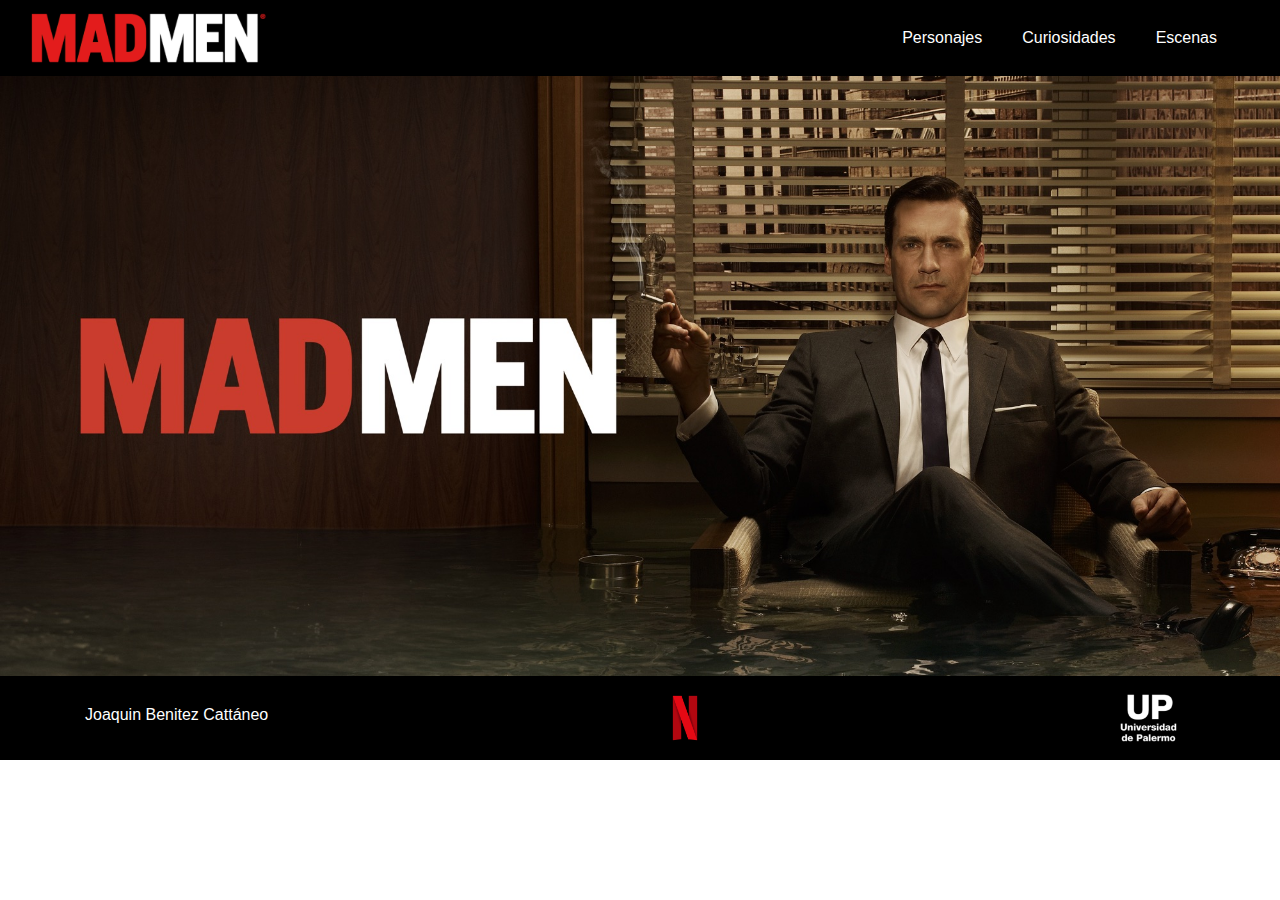
<file: index.html>
<!DOCTYPE html>
<html>
<head>
<title>MadMen</title>
<meta charset="UTF-8">
<meta name="viewport" content="width=device-width, initial-scale=1">
<link rel="stylesheet" href="./css/index.css">
<link rel="stylesheet" href="https://maxcdn.bootstrapcdn.com/bootstrap/4.5.0/css/bootstrap.min.css">
<script src="https://cdn.jsdelivr.net/npm/bootstrap@5.2.3/dist/js/bootstrap.bundle.min.js"></script>
</head>
<body>


<nav class="navbar navbar-expand-lg">
  <div class="container-fluid">
    <a class="navbar-brand" href="index.html"><img src="img/logo.png" alt="logo" class="logo-img"></a>
     <button class="navbar-toggler" type="button" data-bs-toggle="collapse" data-bs-target="#mynavbar">
       <span class="navbar-toggler-icon"></span>
     </button>
       <div class="collapse navbar-collapse" id="mynavbar">
        <ul class="navbar-nav me-auto">
          <li class="nav-item mr-4">
            <a class="nav-link" href="personajes.html">Personajes</a>
          </li>
          <li class="nav-item mr-4">
            <a class="nav-link" href="curiosidades.html">Curiosidades</a>
          </li>
          <li class="nav-item mr-4">
            <a class="nav-link" href="escenas.html">Escenas</a>
          </li>
        </ul>
      </div>
  </div>
</nav>
<section class="section"></section>

  <footer class="footer">
    <div class="container">
      <div class="footer-logos">
        <div class="footer-logo1">
          <p>Joaquin Benitez Cattáneo</p>
        </div>
        <div class="footer-logo">
          <img src="img/netflix.png " alt="Logo 2">
        </div>
        <div class="footer-logo">
          <img src="img/logoup.png" alt="Logo 3">
        </div>
      </div>
    </div>
  </footer>

  <script src="https://code.jquery.com/jquery-3.5.1.slim.min.js"></script>
  <script src="https://cdn.jsdelivr.net/npm/@popperjs/core@2.5.4/dist/umd/popper.min.js"></script>
  <script src="https://maxcdn.bootstrapcdn.com/bootstrap/4.5.0/js/bootstrap.min.js"></script>
</body>
</html>
</file>
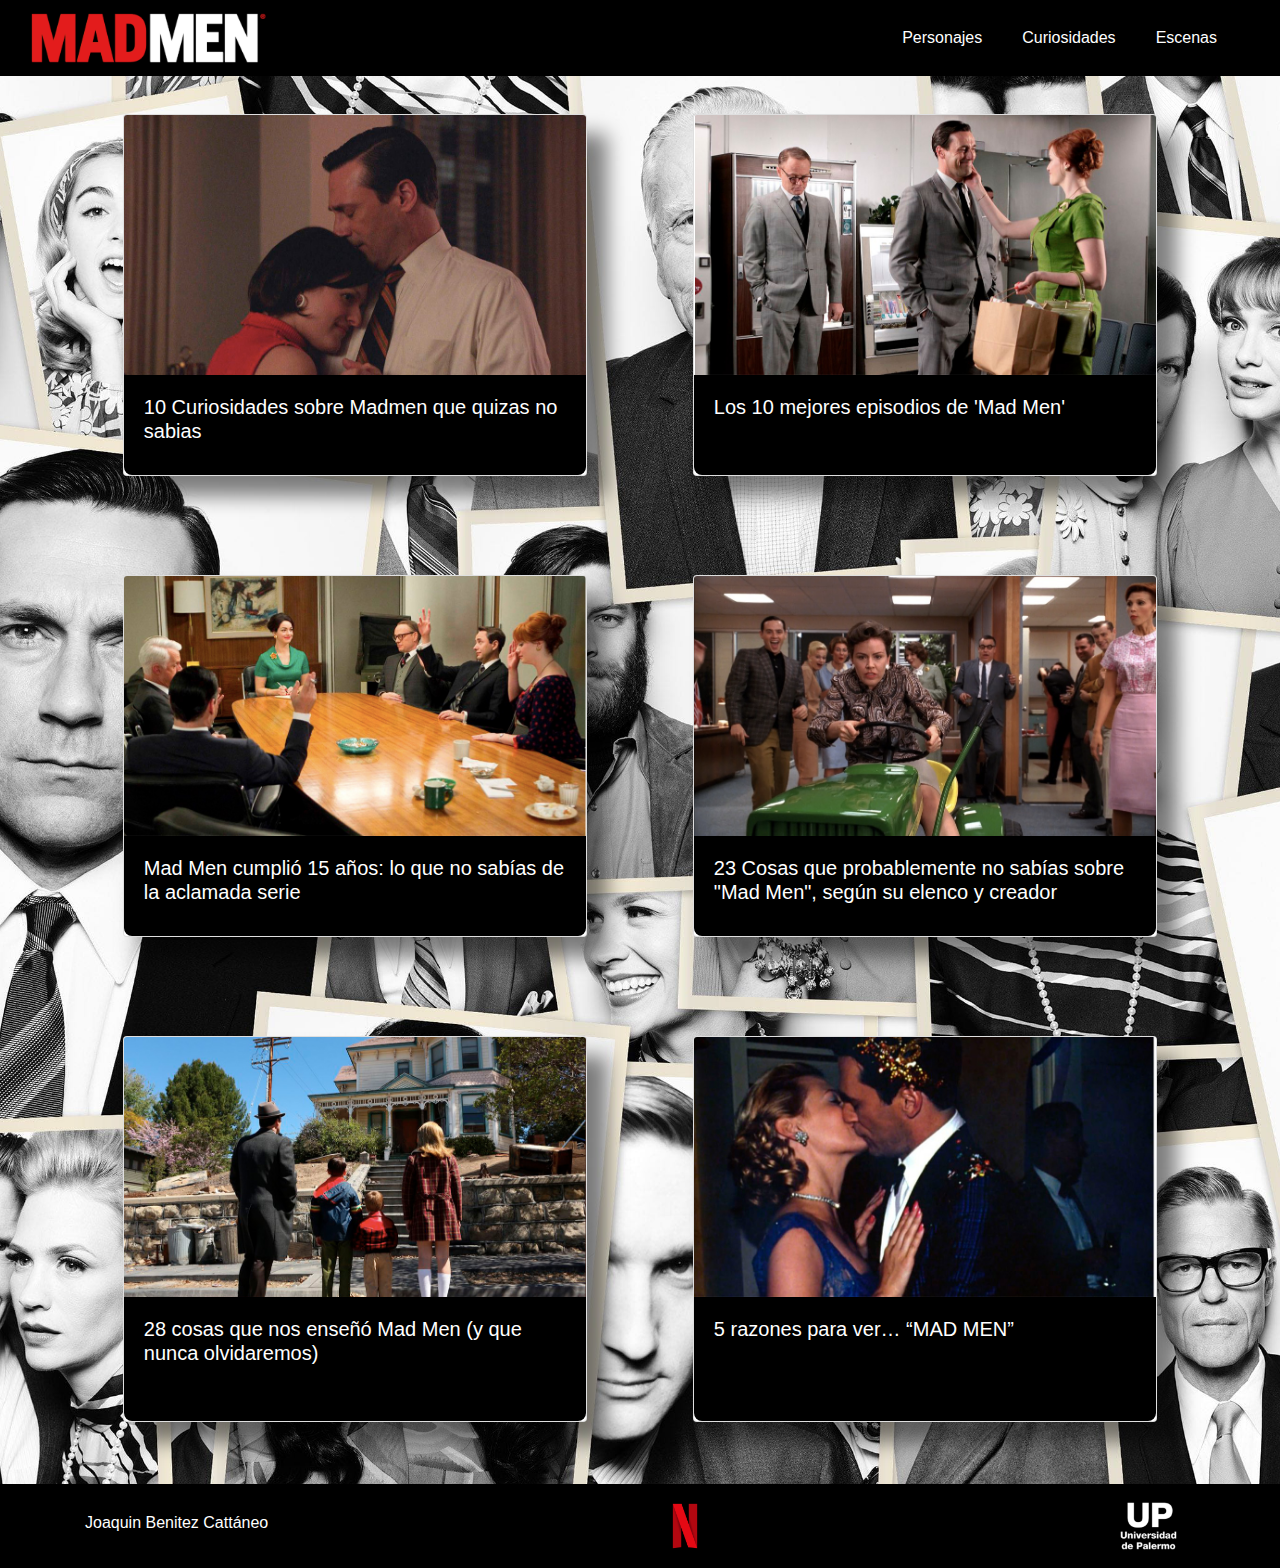
<file: curiosidades.html>
<!DOCTYPE html>
<!DOCTYPE html>
<html>
<head>
<title>MadMen</title>
<meta charset="UTF-8">
<meta name="viewport" content="width=device-width, initial-scale=1">
<link rel="stylesheet" href="./css/curiosidades.css">
<link rel="stylesheet" href="https://maxcdn.bootstrapcdn.com/bootstrap/4.5.0/css/bootstrap.min.css">
<script src="https://cdn.jsdelivr.net/npm/bootstrap@5.2.3/dist/js/bootstrap.bundle.min.js"></script>
</head>
<body>


<nav class="navbar navbar-expand-lg">
  <div class="container-fluid">
    <a class="navbar-brand" href="index.html"><img src="img/logo.png" alt="logo" class="logo-img"></a>
     <button class="navbar-toggler" type="button" data-bs-toggle="collapse" data-bs-target="#mynavbar">
       <span class="navbar-toggler-icon"></span>
     </button>
       <div class="collapse navbar-collapse" id="mynavbar">
        <ul class="navbar-nav me-auto">
          <li class="nav-item mr-4">
            <a class="nav-link" href="personajes.html">Personajes</a>
          </li>
          <li class="nav-item mr-4">
            <a class="nav-link" href="curiosidades.html">Curiosidades</a>
          </li>
          <li class="nav-item mr-4">
            <a class="nav-link" href="escenas.html">Escenas</a>
          </li>
        </ul>
      </div>
  </div>
</nav>
<section class="section">
    <section class="section">
        <div class="container">
          <div class="row">
            <div class="col-md-6 col-sm-12 mb-4">
              <div class="card">
                <img src="img/md.jpg" class="card-img-top" alt="Actor 1">
                <div class="card-body" href="https://applauss.com/2017/07/19/mad-men-curiosidades/">
                  <h5 class="card-title" href="https://applauss.com/2017/07/19/mad-men-curiosidades/">10 Curiosidades sobre Madmen que quizas no sabias</h5>
                </div>
              </div>
            </div>
            <div class="col-md-6 col-sm-12 mb-4">
              <div class="card">
                <img src="img/md2.jpg" class="card-img-top" alt="Actor 2">
                <div class="card-body">
                  <h5 class="card-title" href="https://www.fotogramas.es/series-tv-noticias/g19218142/los-10-mejores-episodios-de-mad-men/">Los 10 mejores episodios de 'Mad Men' <br><br> </h5>
                </div>
              </div>
            </div>
            <div class="col-md-6 col-sm-12 mb-4">
              <div class="card">
                <img src="img/md3.jpg" class="card-img-top" alt="Actor 3">
                <div class="card-body">
                  <h5 class="card-title" href="https://www.ambito.com/espectaculos/series/mad-men-cumplio-15-anos-lo-que-no-sabias-la-aclamada-serie-n5496025">Mad Men cumplió 15 años: lo que no sabías de la aclamada serie</h5>
                </div>
              </div>
            </div>
            <div class="col-md-6 col-sm-12 mb-4">
              <div class="card">
                <img src="img/md4.jpg" class="card-img-top" alt="Actor 4">
                <div class="card-body">
                  <h5 class="card-title" href="https://www.buzzfeed.com/jaimieetkin/cosas-que-probablemente-no-sabias-acerca-de-ma">23 Cosas que probablemente no sabías sobre "Mad Men", según su elenco y creador</h5>
                </div>
              </div>
            </div>
            <div class="col-md-6 col-sm-12 mb-4">
              <div class="card">
                <img src="img/md1.jpg" class="card-img-top" alt="Actor 5">
                <div class="card-body">
                  <h5 class="card-title" href="https://programapilotoblog.com/2015/05/18/28-cosas-que-nos-enseno-mad-men-y-que-nunca-olvidaremos/">28 cosas que nos enseñó Mad Men (y que nunca olvidaremos)<br><br></h5>
                </div>
              </div>
            </div>
            <div class="col-md-6 col-sm-12 mb-4">
                <div class="card">
                  <img src="img/md5.jpg" class="card-img-top" alt="Actor 6">
                  <div class="card-body">
                    <h5 class="card-title" href="https://cuatrobastardos.com/2019/12/01/5-razones-para-ver-mad-men/">5 razones para ver… “MAD MEN”  <br><br><br></h5>
                  </div>
                </div>
             </div>   
          </div>
        </div>
</section>

  <footer class="footer">
    <div class="container">
      <div class="footer-logos">
        <div class="footer-logo1">
          <p>Joaquin Benitez Cattáneo</p>
        </div>
        <div class="footer-logo">
          <img src="img/netflix.png " alt="Logo 2">
        </div>
        <div class="footer-logo">
          <img src="img/logoup.png" alt="Logo 3">
        </div>
      </div>
    </div>
  </footer>

  <script src="https://code.jquery.com/jquery-3.5.1.slim.min.js"></script>
  <script src="https://cdn.jsdelivr.net/npm/@popperjs/core@2.5.4/dist/umd/popper.min.js"></script>
  <script src="https://maxcdn.bootstrapcdn.com/bootstrap/4.5.0/js/bootstrap.min.js"></script>
</body>
</html>
</file>
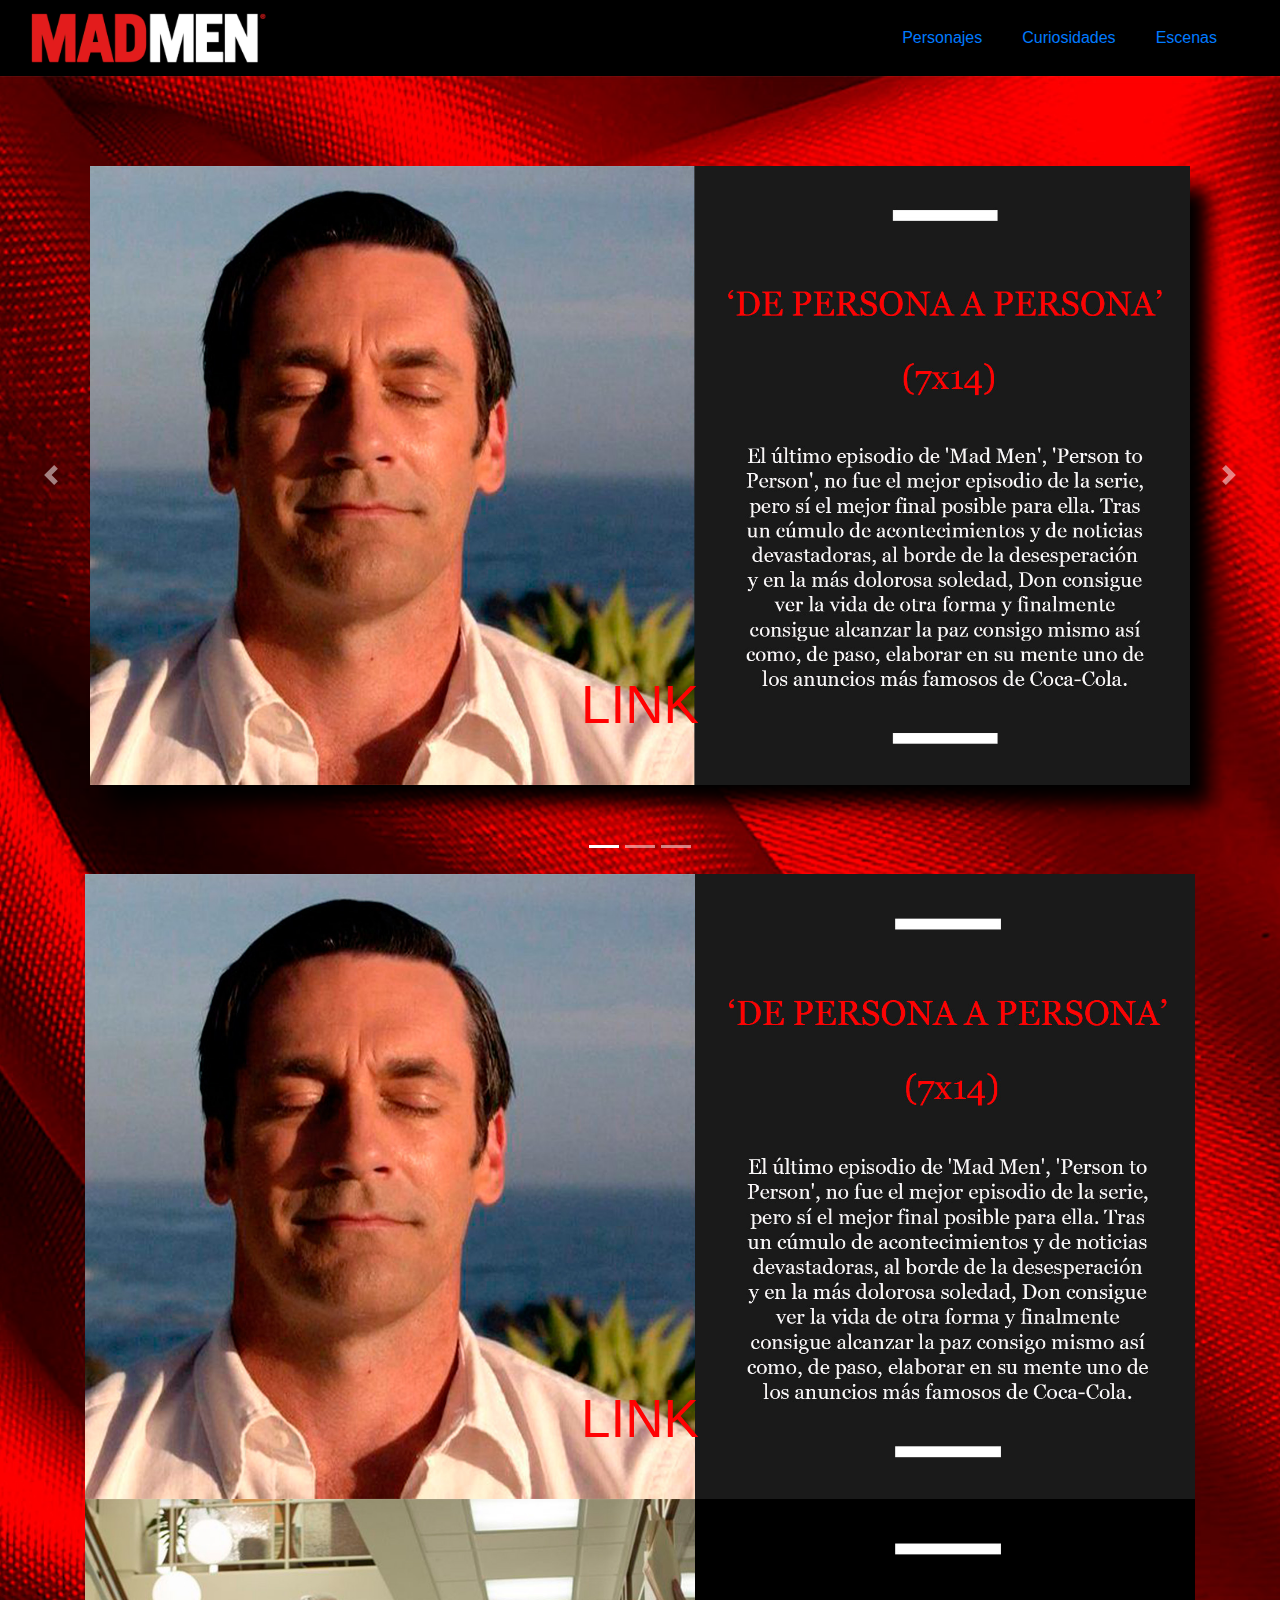
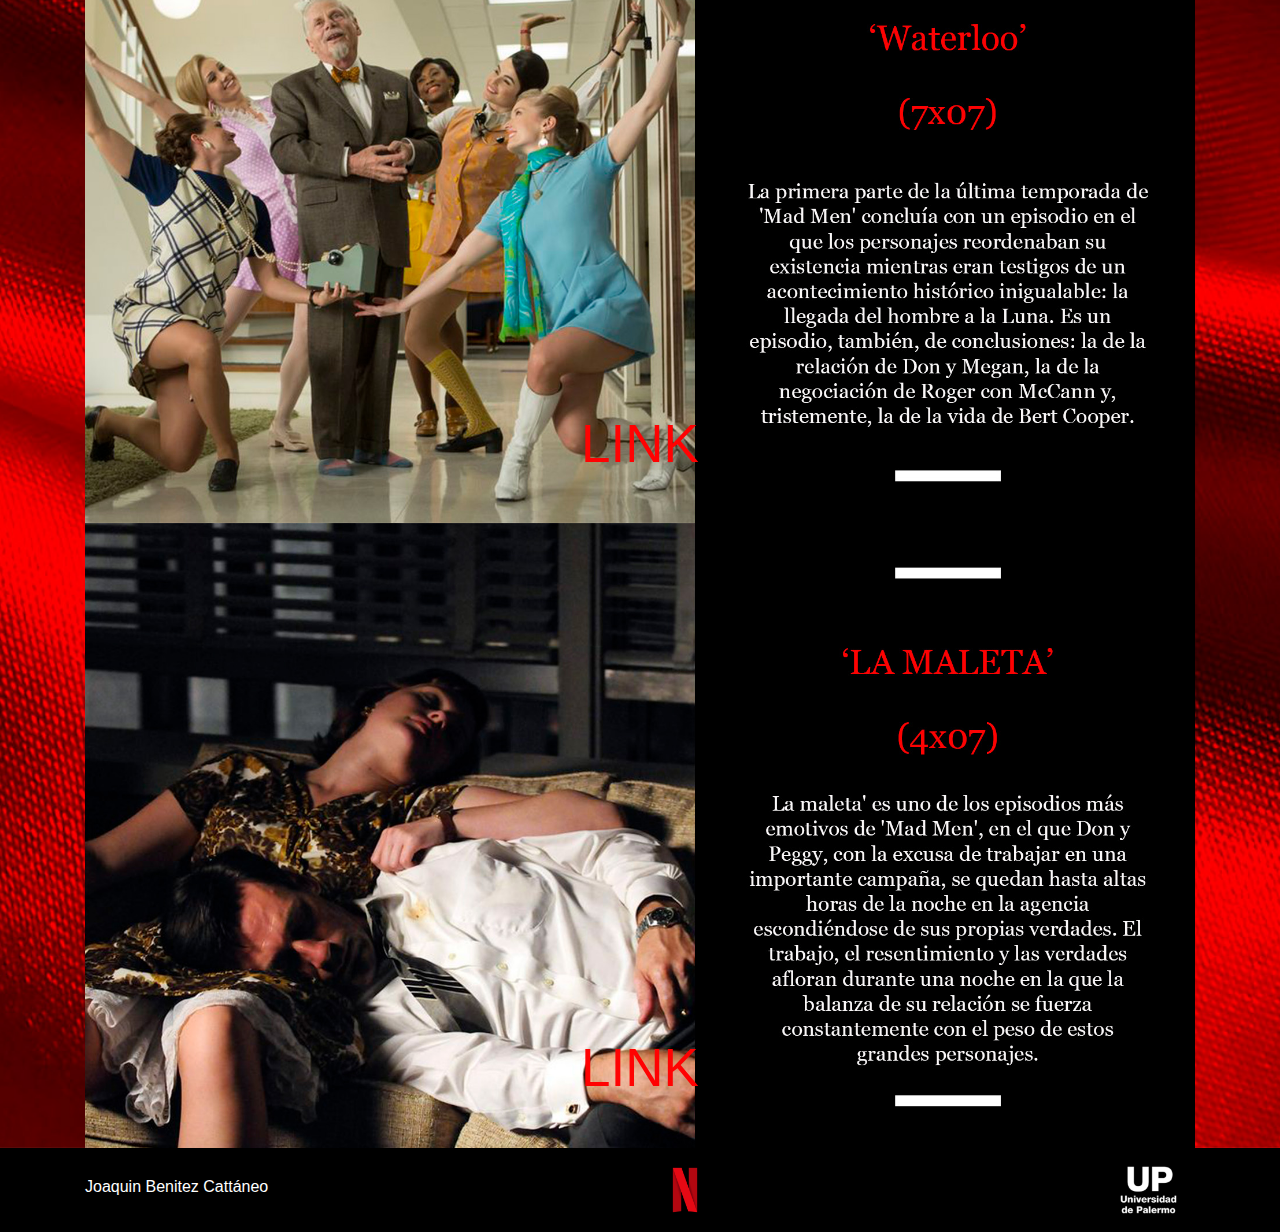
<file: escenas.html>
<!DOCTYPE html>
<html>
<head>
<title>MadMen</title>
<meta charset="UTF-8">
<meta name="viewport" content="width=device-width, initial-scale=1">
<link rel="stylesheet" href="./css/escenas.css">
<link rel="stylesheet" href="https://maxcdn.bootstrapcdn.com/bootstrap/4.5.0/css/bootstrap.min.css">
<script src="https://cdn.jsdelivr.net/npm/bootstrap@5.2.3/dist/js/bootstrap.bundle.min.js"></script>
</head>
<body>


<nav class="navbar navbar-expand-lg">
  <div class="container-fluid">
    <a class="navbar-brand" href="javascript:void(0)"><img src="img/logo.png" alt="logo" class="logo-img"></a>
     <button class="navbar-toggler" type="button" data-bs-toggle="collapse" data-bs-target="#mynavbar">
       <span class="navbar-toggler-icon"></span>
     </button>
       <div class="collapse navbar-collapse" id="mynavbar">
        <ul class="navbar-nav me-auto">
          <li class="nav-item mr-4">
            <a class="nav-link" href="personajes.html">Personajes</a>
          </li>
          <li class="nav-item mr-4">
            <a class="nav-link" href="curiosidades.html">Curiosidades</a>
          </li>
          <li class="nav-item mr-4">
            <a class="nav-link" href="escenas.html">Escenas</a>
          </li>
        </ul>
      </div>
  </div>
</nav>
<section class="section">
  <div id="carouselExample" class="carousel slide" data-bs-ride="carousel">
      <ol class="carousel-indicators">
        <li data-bs-target="#carouselExample" data-bs-slide-to="0" class="active"></li>
        <li data-bs-target="#carouselExample" data-bs-slide-to="1"></li>
        <li data-bs-target="#carouselExample" data-bs-slide-to="2"></li>
      </ol>
      <div class="carousel-inner">
        <div class="carousel-item active">
          <img src="img/c1.jpg" class="d-block w-100" alt="Actor 1">
          <div class="carousel-caption d-none d-md-block">
            <h5>LINK</h5>
            
          </div>
        </div>
        <div class="carousel-item">
          <img src="img/c2.jpg" class="d-block w-100" alt="Actor 2">
          <div class="carousel-caption d-none d-md-block">
            <h5>LINK</h5>
            
          </div>
        </div>
        <div class="carousel-item">
          <img src="img/c3.jpg" class="d-block w-100" alt="Actor 3">
          <div class="carousel-caption d-none d-md-block">
            <h5>LINK</h5>
            
          </div>
        </div>
      </div>
      <a class="carousel-control-prev" href="#carouselExample" role="button" data-bs-slide="prev">
        <span class="carousel-control-prev-icon" aria-hidden="true"></span>
        <span class="visually-hidden"></span>
      </a>
      <a class="carousel-control-next" href="#carouselExample" role="button" data-bs-slide="next">
        <span class="carousel-control-next-icon" aria-hidden="true"></span>
        <span class="visually-hidden"></span>
      </a>
    </div>
     <div class="container">
        
        <div class="row">
          <div class="col">
            <img src="img/c1.jpg" class="d-block w-100" alt="Actor 1">
            <div class="carousel-caption d-none d-md-block">
              <h5>LINK</h5>
            </div>
          </div>
        </div>
        <div class="row">
          <div class="col">
            <img src="img/c2.jpg" class="d-block w-100" alt="Actor 2">
            <div class="carousel-caption d-none d-md-block">
              <h5>LINK</h5>
            </div>
          </div>
        </div>
        <div class="row">
          <div class="col">
            <img src="img/c3.jpg" class="d-block w-100" alt="Actor 3">
            <div class="carousel-caption d-none d-md-block">
              <h5>LINK</h5>
            </div>
          </div>
        </div>
      </div>
  </section>

  <footer class="footer">
    <div class="container">
      <div class="footer-logos">
        <div class="footer-logo1">
          <p>Joaquin Benitez Cattáneo</p>
        </div>
        <div class="footer-logo">
          <img src="img/netflix.png " alt="Logo 2">
        </div>
        <div class="footer-logo">
          <img src="img/logoup.png" alt="Logo 3">
        </div>
      </div>
    </div>
  </footer>

  <script src="https://code.jquery.com/jquery-3.5.1.slim.min.js"></script>
  <script src="https://cdn.jsdelivr.net/npm/@popperjs/core@2.5.4/dist/umd/popper.min.js"></script>
  <script src="https://maxcdn.bootstrapcdn.com/bootstrap/4.5.0/js/bootstrap.min.js"></script>
</body>
</html>
</file>
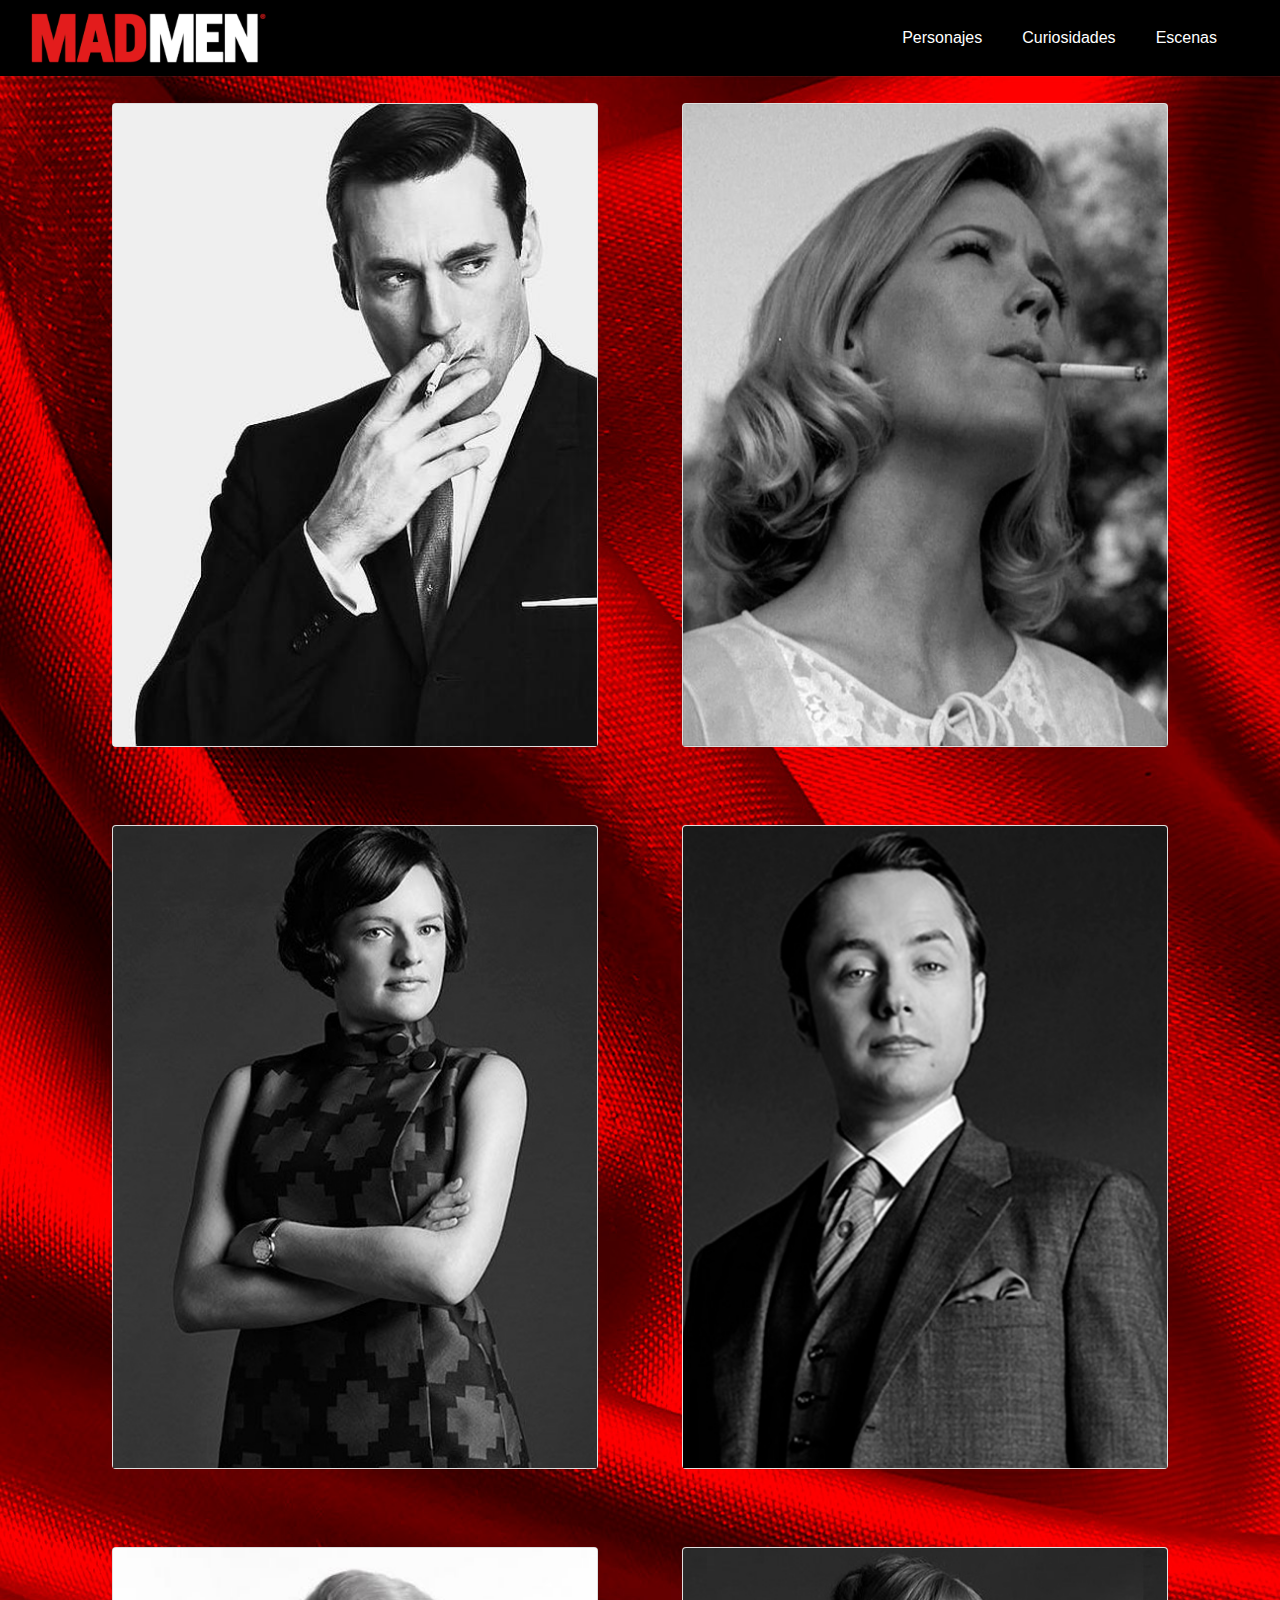
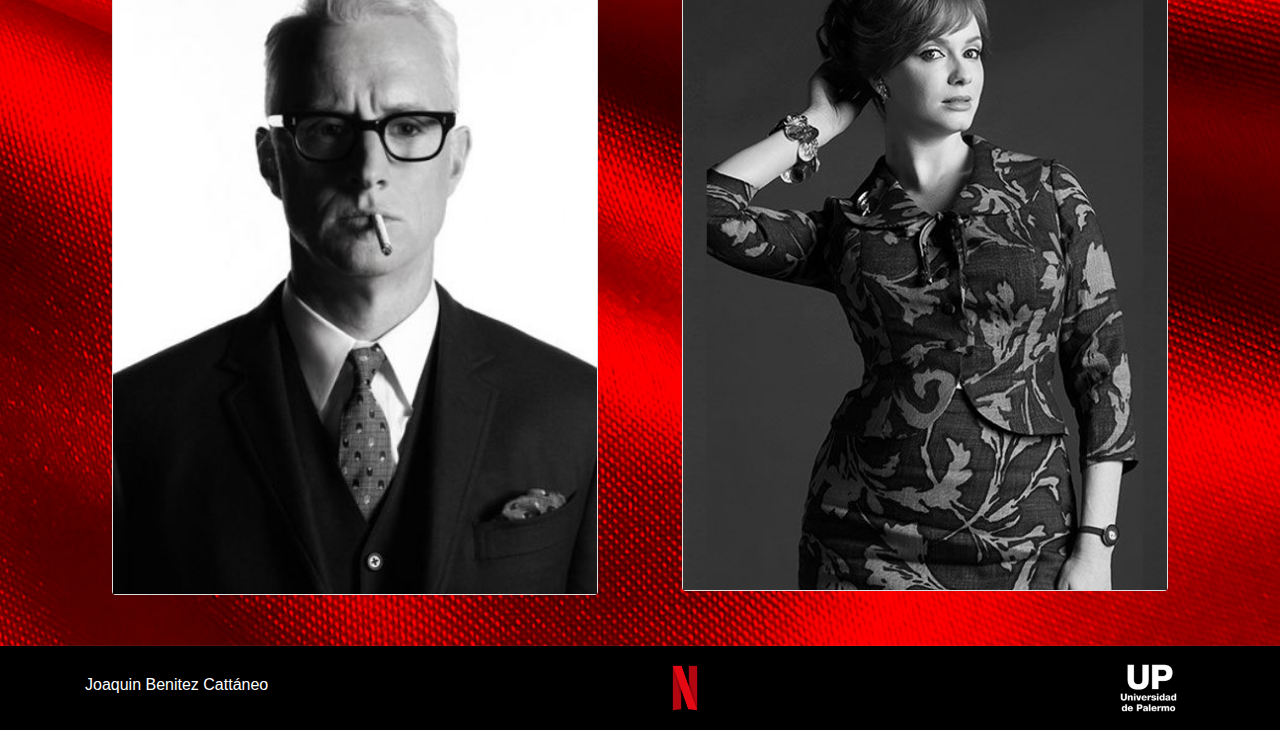
<file: personajes.html>
<!DOCTYPE html>
<!DOCTYPE html>
<html>
<head>
<title>MadMen</title>
<meta charset="UTF-8">
<meta name="viewport" content="width=device-width, initial-scale=1">
<link rel="stylesheet" href="./css/personajes.css">
<link rel="stylesheet" href="https://maxcdn.bootstrapcdn.com/bootstrap/4.5.0/css/bootstrap.min.css">
<script src="https://cdn.jsdelivr.net/npm/bootstrap@5.2.3/dist/js/bootstrap.bundle.min.js"></script>
</head>
<body>


<nav class="navbar navbar-expand-lg">
  <div class="container-fluid">
    <a class="navbar-brand" href="javascript:void(0)"><img src="img/logo.png" alt="logo" class="logo-img"></a>
     <button class="navbar-toggler" type="button" data-bs-toggle="collapse" data-bs-target="#mynavbar">
       <span class="navbar-toggler-icon"></span>
     </button>
       <div class="collapse navbar-collapse" id="mynavbar">
        <ul class="navbar-nav me-auto">
          <li class="nav-item mr-4">
            <a class="nav-link" href="personajes.html">Personajes</a>
          </li>
          <li class="nav-item mr-4">
            <a class="nav-link" href="curiosidades.html">Curiosidades</a>
          </li>
          <li class="nav-item mr-4">
            <a class="nav-link" href="escenas.html">Escenas</a>
          </li>
        </ul>
      </div>
  </div>
</nav>
<section class="section">
       <div class="container">
          <div class="row">
            <div class="col-md-6 col-sm-12  mb-4">
              <div class="card">
                <img src="img/dondp.jpg" class="card-img-top" alt="Actor 1">
                <div class="overlay card-body">
                  <h5 class="card-title">Don Draper</h5>
                  <p class="card-text">Es director creativo de la agencia de publicidad Leo Burnett en Chicago en la década de 1950, que creó la campaña Marlboro. Se caracteriza por ser un ser narcisista, mujeriego y un tanto misántropo. Ajusta su código ético - moral a cada situación, según lo que más le convenga, sin embargo es un hombre encantador, de una profunda inteligencia y dedicación a su trabajo..</p>
                  <a href="https://es.wikipedia.org/wiki/Don_Draper" class="card-link">Mas info</a>
                </div>

              </div>
            </div>
            <div class="col-md-6 col-sm-12 mb-4">
              <div class="card">
                <img src="img/betty.jpg" class="card-img-top" alt="Actor 2">
                <div class="overlay card-body">
                  <h5 class="card-title">Betty Draper</h5>
                  <p class="card-text">Esposa de Don Draper (Jon Hamm) y madre de sus tres hijos. Rubia y hermosa pero emocionalmente distante e inmadura, pasa la mayor parte de la serie creciendo lentamente como persona en medio de la agitación social y política de la década de 1960..</p>
                  <a href="https://en.wikipedia.org/wiki/Betty_Draper" class="card-link">Mas info</a>
                </div>
              </div>
            </div>
            <div class="col-md-6 col-sm-12 mb-4">
              <div class="card">
                <img src="img/peggy.jpg" class="card-img-top" alt="Actor 3">
                <div class="overlay card-body">
                  <h5 class="card-title">Peggy Olson</h5>
                  <p class="card-text">Se desempeñó como protagonista femenina y deuteragonista del programa. Inicialmente, Peggy es secretaria de Don Draper (Jon Hamm), director creativo de la agencia de publicidad Sterling Cooper. Más tarde, es ascendida a redactora, la primera escritora en la firma desde la Segunda Guerra Mundial.</p>
                  <a href="https://en.wikipedia.org/wiki/Peggy_Olson" class="card-link">Mas info</a>
                </div>
              </div>
            </div>
            <div class="col-md-6 col-sm-12 mb-4">
              <div class="card">
                <img src="img/pete.jpg" class="card-img-top" alt="Actor 4">
                <div class="overlay card-body">
                  <h5 class="card-title">Pette Campbell</h5>
                  <p class="card-text">Pete tiene una relación tensa con sus padres, quienes son emocionalmente distantes y desaprueban la decisión de su hijo de dedicarse a la publicidad.</p>
                  <a href="https://en.wikipedia.org/wiki/Pete_Campbell" class="card-link">Mas info</a>
                </div>
              </div>
            </div>
            <div class="col-md-6 col-sm-12 mb-4">
              <div class="card">
                <img src="img/roger.jpg" class="card-img-top" alt="Actor 5">
                <div class="overlay card-body">
                  <h5 class="card-title">Roger Sterling</h5>
                  <p class="card-text">Sterling es un notorio mujeriego y un gran fumador y bebedor (vive como si estuviera "de permiso en tierra") hasta que dos ataques al corazón en el mismo año lo obligan a reducir la velocidad, al menos por un tiempo. Conserva un afecto considerable tanto de los empleados de Sterling Cooper como con su familia</p>
                  <a href="https://en.wikipedia.org/wiki/Roger_Sterling" class="card-link">Mas info</a>
                </div>
              </div>
            </div>
            <div class="col-md-6 col-sm-12 mb-4">
                <div class="card">
                  <img src="img/chris.jpg" class="card-img-top" alt="Actor 6">
                  <div class="overlay card-body">
                    <h5 class="card-title">Joan Holloway</h5>
                    <p class="card-text">Joan es una mujer hiperfemenina y encantadora, con una visión pragmática del sexo y la atracción. El objetivo final de su sueño en la vida es encontrar un hombre prometedor y devoto para casarse, y luego convertirse en la fuerza y ​​la motivación que lo apoye detrás de escena mientras logra el éxito..</p>
                    <a href="https://en.wikipedia.org/wiki/Joan_Harris" class="card-link">Mas info</a>
                  </div>
                </div>
             </div>   
          </div>
        </div>
</section>

  <footer class="footer">
    <div class="container">
      <div class="footer-logos">
        <div class="footer-logo1">
          <p>Joaquin Benitez Cattáneo</p>
        </div>
        <div class="footer-logo">
          <img src="img/netflix.png " alt="Logo 2">
        </div>
        <div class="footer-logo">
          <img src="img/logoup.png" alt="Logo 3">
        </div>
      </div>
    </div>
  </footer>

  <script src="https://code.jquery.com/jquery-3.5.1.slim.min.js"></script>
  <script src="https://cdn.jsdelivr.net/npm/@popperjs/core@2.5.4/dist/umd/popper.min.js"></script>
  <script src="https://maxcdn.bootstrapcdn.com/bootstrap/4.5.0/js/bootstrap.min.js"></script>
</body>
</html>
</file>
<file: css/index.css>
* {
  box-sizing: border-box;
}

body {
  margin: 0;
  padding: 0;
  background: #f8f8f8;
}


.navbar{
  background-color: #000;
    
}

.navbar .navbar-toggler-icon {
  background-image: url("data:image/svg+xml;charset=utf8,%3Csvg viewBox='0 0 30 30' xmlns='http://www.w3.org/2000/svg'%3E%3Cline x1='3' y1='12' x2='27' y2='12' stroke='%23FF0000' stroke-width='2'%3E%3C/line%3E%3Cline x1='3' y1='18' x2='27' y2='18' stroke='%23FF0000' stroke-width='2'%3E%3C/line%3E%3Cline x1='3' y1='24' x2='27' y2='24' stroke='%23FF0000' stroke-width='2'%3E%3C/line%3E%3C/svg%3E");
}


.navbar .navbar-nav .nav-link{
  color: #fff;
 
}
  

.navbar .navbar-nav .nav-link:hover {
  color: white;
  background-color: red;
  width: 100%;
}

@keyframes stretch {
  0% {
    width: 0;
  }
  100% {
    width: 100%;
  }
}



.navbar-brand {
  padding: 0;
}

.navbar-brand img {
  height: 50px;
  width: auto;
}

.logo-img {
  transition: transform 0.3s ease;
}

.logo-img:hover {
  transform: scale(1.2); /* Ajusta el valor según el nivel de zoom deseado */
}


.navbar-nav {
  margin-left: auto;
  
}

.navbar-toggler {
  border: none;
}

.navbar-toggler-icon {
  background-color: red;
}

.section {
 background: url(../img/poster2.jpg) no-repeat center center;
 background-size: cover;
 height:600px;
}

.footer {
  background: #000;
  padding: 7px;
  color: #fff;
}

.footer-logos {
  display: flex;
  justify-content: space-between;
  align-items: center;
}

.footer-logo1 p{

  margin-top:10px;

}

.footer-logo img {
  height: 70px;
  width: auto;
}

@media (min-width: 390px) and (max-width: 844px) {
  .section {
    background: url(../img/don.jpg) no-repeat center center;
    background-size: cover;
    height:683px;
  }
  .footer-logo1 p{

    font-size: 10px;
    margin-top:10px;
    
  }
}





@media (min-width: 768px) and (max-width: 1024px) {
  .section {
    background: url(../img/don.jpg) no-repeat center center;
    background-size: cover;
    height:863px;
}

}


@media (min-width: 820px) and (max-width: 1180px) {
  .section {
    background: url(../img/don.jpg) no-repeat center center;
    background-size: cover;
    height: 1018px;
}

}
</file>
<file: css/curiosidades.css>
* {
  box-sizing: border-box;
}

body {
  margin: 0;
  padding: 0;
  background: #f8f8f8;
}


.navbar{
  background-color: #000;
    
}

.navbar .navbar-toggler-icon {
  background-image: url("data:image/svg+xml;charset=utf8,%3Csvg viewBox='0 0 30 30' xmlns='http://www.w3.org/2000/svg'%3E%3Cline x1='3' y1='12' x2='27' y2='12' stroke='%23FF0000' stroke-width='2'%3E%3C/line%3E%3Cline x1='3' y1='18' x2='27' y2='18' stroke='%23FF0000' stroke-width='2'%3E%3C/line%3E%3Cline x1='3' y1='24' x2='27' y2='24' stroke='%23FF0000' stroke-width='2'%3E%3C/line%3E%3C/svg%3E");
}


.navbar .navbar-nav .nav-link{
 color: #fff;

}
 



.navbar .navbar-nav .nav-link:hover {
  color: white;
  background-color: red;
  width: 100%;
}



@keyframes stretch {
  0% {
    width: 0;
  }
  100% {
    width: 100%;
  }
}



.navbar-brand {
  padding: 0;
}

.navbar-brand img {
  height: 50px;
  width: auto;
}

.logo-img {
  transition: transform 0.3s ease;
}

.logo-img:hover {
  transform: scale(1.2); /* Ajusta el valor según el nivel de zoom deseado */
}

.navbar-nav {
  margin-left: auto;
  
}

.navbar-toggler {
  border: none;
}

.navbar-toggler-icon {
  background-color: red;
}

.section {
 background: url(../img/fondo.jpg) no-repeat center center;
 background-size: cover;
 
}
.item{
  display: block;
  width: 100%;
  height: 200px;
  
  background-position: center;
  background-repeat: non-repeat;
  background-size: cover;
}

.footer {
  background: #000;
  padding: 7px;
  color: #fff;
}

.footer-logos {
  display: flex;
  justify-content: space-between;
  align-items: center;
}

.footer-logo1 p{

  margin-top:10px;

}

.footer-logo img {
  height: 70px;
  width: auto;
}

.card{
   margin: 7%;
   background-color: black;
   transition: transform 0.3s;
   box-shadow: 20px 20px 20px rgba(0, 0, 0, 0.5);
  
}

.card:hover {
  transform: scale(1.05);
}

.card-body{
  background-color: #000;
  border:#000;
  border-bottom-left-radius: 8px;
  border-bottom-right-radius: 8px;
}
.card-body h5{
  color: #fff;
}
.card-img{
  background-color: #000;
}

@media (min-width: 390px) and (max-width: 844px) {
  .section {
    background: url(../img/fondo.jpg) no-repeat center center;
    background-size: cover;
   
  }
  .footer-logo1 p{

    font-size: 10px;
    margin-top:10px;
    
  }
}





@media (min-width: 768px) and (max-width: 1024px) {
  .section {
    background: url(../img/fondo.jpg) no-repeat center center;
    background-size: cover;
    
}

}


@media (min-width: 820px) and (max-width: 1180px) {
  .section {
    background: url(../img/fondo.jpg) no-repeat center center;
    background-size: cover;
    
}

}
</file>
<file: css/escenas.css>
* {
  box-sizing: border-box;
}

body {
  margin: 0;
  padding: 0;
  background: #f8f8f8;
}


.navbar{
  background-color: #000;
    
}

.navbar .navbar-toggler-icon {
  background-image: url("data:image/svg+xml;charset=utf8,%3Csvg viewBox='0 0 30 30' xmlns='http://www.w3.org/2000/svg'%3E%3Cline x1='3' y1='12' x2='27' y2='12' stroke='%23FF0000' stroke-width='2'%3E%3C/line%3E%3Cline x1='3' y1='18' x2='27' y2='18' stroke='%23FF0000' stroke-width='2'%3E%3C/line%3E%3Cline x1='3' y1='24' x2='27' y2='24' stroke='%23FF0000' stroke-width='2'%3E%3C/line%3E%3C/svg%3E");
}



.navbar-nav {
 color: #fff;

}

.nav-link{
  position: relative;
 
}
  
.navbar .navbar-nav .nav-link a:hover{
  color:red;
} 

@keyframes stretch {
  0% {
    width: 0;
  }
  100% {
    width: 100%;
  }
}



.navbar-brand {
  padding: 0;
}

.navbar-brand img {
  height: 50px;
  width: auto;
}

.logo-img {
  transition: transform 0.3s ease;
}

.logo-img:hover {
  transform: scale(1.2); 
}


.navbar-nav {
  margin-left: auto;
  
}

.navbar-toggler {
  border: none;
}

.navbar-toggler-icon {
  background-color: red;
}

.section {
 background: url(../img/poster.jpg) no-repeat center center;
 background-size: cover;
 width: 100%;
 height: 50%;
 
}

.footer {
  background: #000;
  padding: 7px;
  color: #fff;
}

.footer-logos {
  display: flex;
  justify-content: space-between;
  align-items: center;
}

.footer-logo1 p{

  margin-top:10px;

}

.footer-logo img {
  height: 70px;
  width: auto;
}


.carousel-item{
  height: 50%;
  width: 60%;
}
.carousel-inner{
  padding:7%;
  width: 40px;
  
}

.carousel-item {
  border-radius: 8px;
  box-shadow:  20px 20px 20px rgb(0, 0, 0);
}

.carousel-inner img{
  width: 80%;
  height: 80%;
}  


.carousel-caption h5{
  color: #ff0202;
  font-size: 53px;
}
.carousel-control-next-icon{
  margin-left: 90px;
  background-color: #000;
}
.carousel-control-next{
  color: #000;
}
.carousel-control-prev-icon{
  margin-right: 90px;
}


@media (max-width: 991px){   
  .carousel {
    display: none;
  }
  .carousel-item {
    display: block;
    margin-bottom: 20px;
  }
   
  .container{
     padding: 20px;

  }
   

}


@media (min-width: 390px) and (max-width: 844px) {
  .section {
    background: url(../img/poster.jpg) no-repeat center center;
    background-size: cover;
   
  }
  .footer-logo1 p{

    font-size: 10px;
    margin-top:10px;
    
  }
}





@media (min-width: 768px) and (max-width: 1024px) {
  .section {
    background: url(../img/poster.jpg) no-repeat center center;
    background-size: cover;
    
}

}


@media (min-width: 820px) and (max-width: 1180px) {
  .section {
    background: url(../img/poster.jpg) no-repeat center center;
    background-size: cover;
    
}

}
</file>
<file: css/personajes.css>
* {
  box-sizing: border-box;
}

body {
  margin: 0;
  padding: 0;
  background: #f8f8f8;
}


.navbar{
  background-color: #000;
    
}


.navbar .navbar-toggler-icon {
  background-image: url("data:image/svg+xml;charset=utf8,%3Csvg viewBox='0 0 30 30' xmlns='http://www.w3.org/2000/svg'%3E%3Cline x1='3' y1='12' x2='27' y2='12' stroke='%23FF0000' stroke-width='2'%3E%3C/line%3E%3Cline x1='3' y1='18' x2='27' y2='18' stroke='%23FF0000' stroke-width='2'%3E%3C/line%3E%3Cline x1='3' y1='24' x2='27' y2='24' stroke='%23FF0000' stroke-width='2'%3E%3C/line%3E%3C/svg%3E");
}

.navbar .navbar-nav .nav-link:hover {
  color: red;
}

.navbar .navbar-nav .nav-link {
 color: #fff;

}
 



@keyframes stretch {
  0% {
    width: 0;
  }
  100% {
    width: 100%;
  }
}



.navbar-brand {
  padding: 0;
}

.navbar-brand img {
  height: 50px;
  width: auto;
}

.logo-img {
  transition: transform 0.3s ease;
}

.logo-img:hover {
  transform: scale(1.2); /* Ajusta el valor según el nivel de zoom deseado */
}

.navbar-nav {
  margin-left: auto;
  
}

.navbar-toggler {
  border: none;
}

.navbar-toggler-icon {
  background-color: red;
}


.navbar .navbar-nav .nav-link{
  color: #fff;
 
 }
  
 
 
 
 .navbar .navbar-nav .nav-link:hover {
   color: white;
   background-color: red;
   width: 100%;
 }
 
 

.section {
 background: url(../img/poster.jpg) no-repeat center center;
 background-size: cover;
 
}

.footer {
  background: #000;
  padding: 7px;
  color: #fff;
}

.footer-logos {
  display: flex;
  justify-content: space-between;
  align-items: center;
}

.footer-logo1 p{

  margin-top:10px;

}

.footer-logo img {
  height: 70px;
  width: auto;
}



.card {
  margin: 5%;
  background-color: black;

}

.card img {
  transition: transform 0.3s;
}



.card .overlay {
  position: absolute;
  top: 0;
  left: 0;
  width: 100%;
  height: 100%;
  background-color: rgba(0, 0, 0, 0.5);
  opacity: 0;
  transition: opacity 0.3s;
  display: block;
  justify-content: center;
  align-items: center;
  display: inline-block;
  color: #fff;
  font-size: 30px;
  font-weight: bold;
}

.card:hover .overlay {
  opacity: 1;
}
.card-body{
  background-color: #000;
}
.card-body h5{
  color: #fff;
}
.card .overlay .card-title{
  font-size: 40px;
}
.card .overlay .card-text{
  font-size: small;
}
</file>
